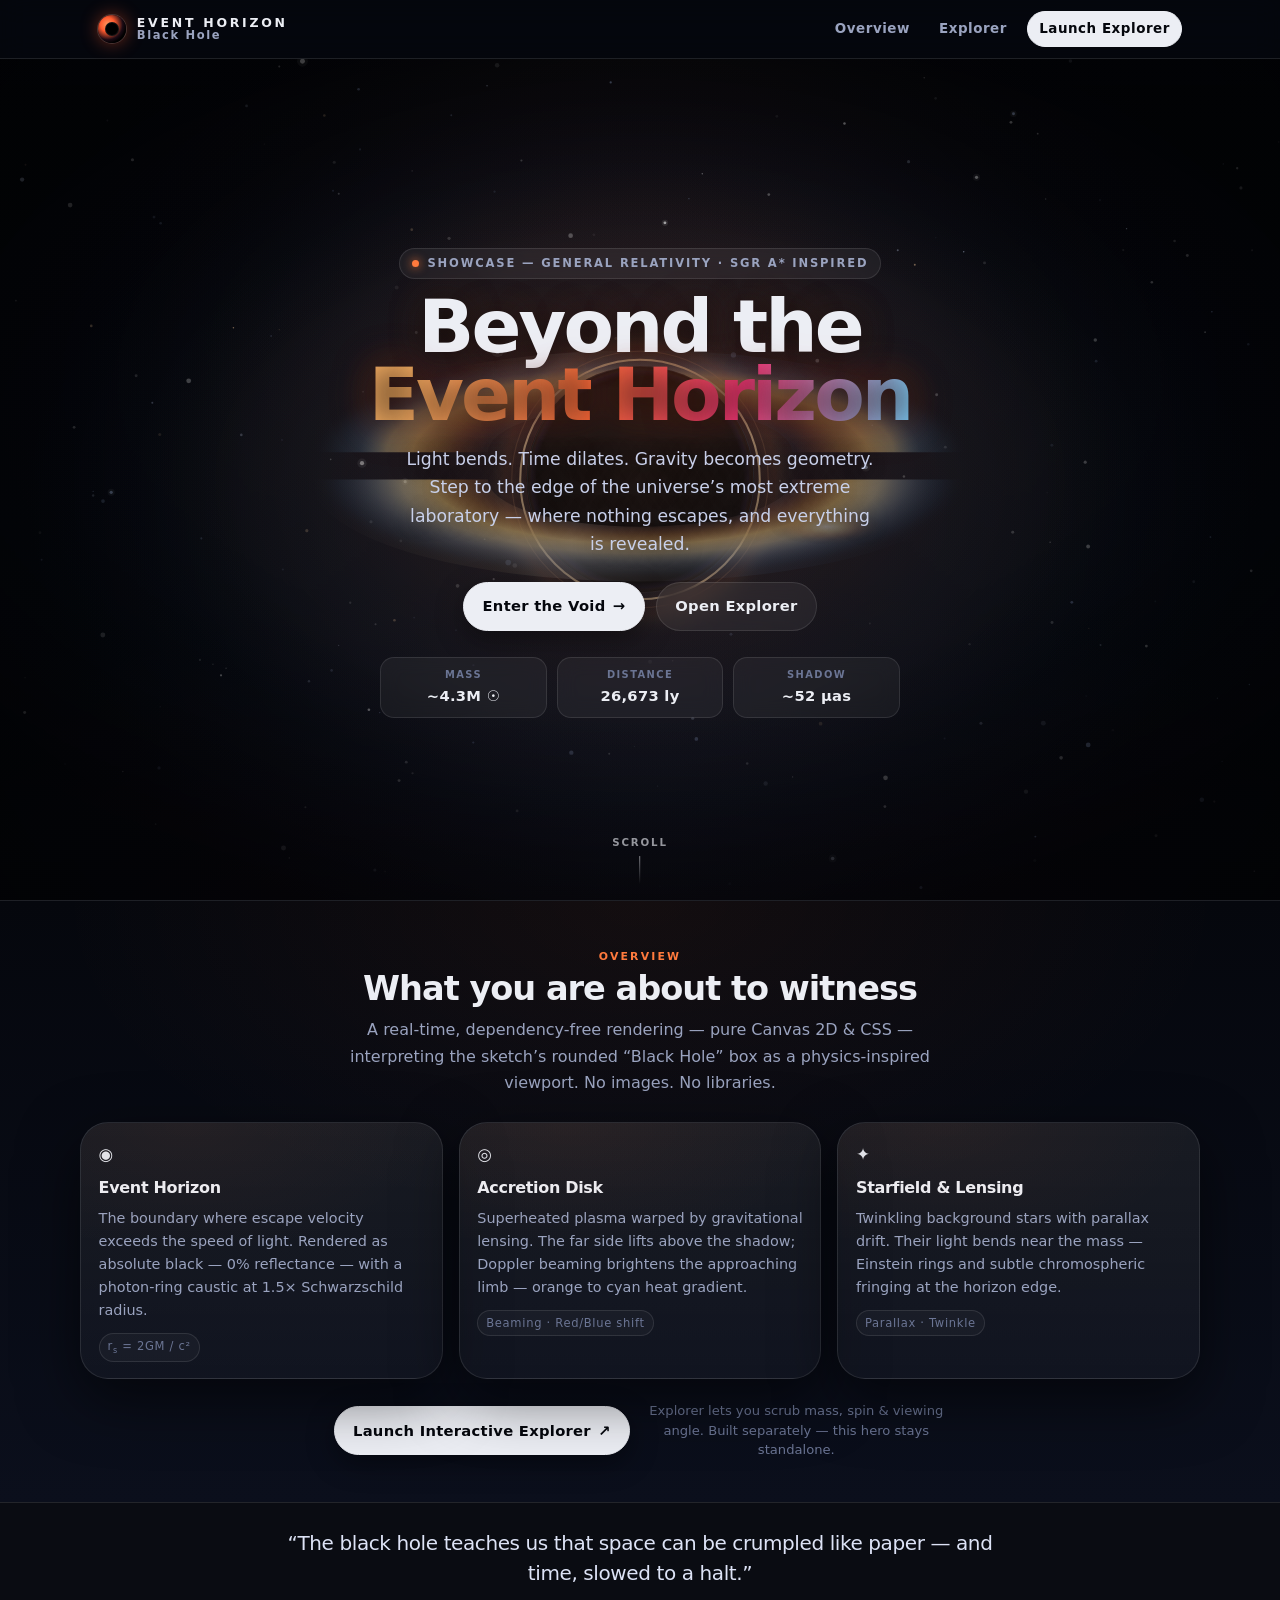
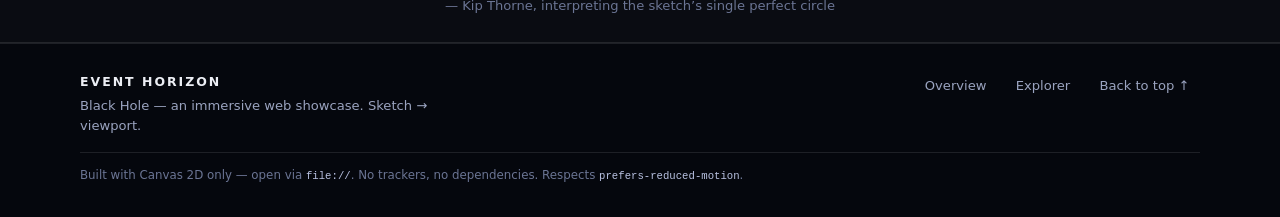
<file: site/index.html>
<!DOCTYPE html>
<html lang="en">
<head>
<meta charset="utf-8">
<meta name="viewport" content="width=device-width, initial-scale=1">
<meta name="color-scheme" content="dark">
<meta name="description" content="EVENT HORIZON — An immersive Black Hole showcase. Cross the point of no return.">
<title>EVENT HORIZON — Black Hole</title>
<link rel="stylesheet" href="css/hero.css">
</head>
<body>
<a class="skip-link" href="#main">Skip to content</a>

<nav class="nav" aria-label="Primary">
  <div class="nav__inner">
    <a class="nav__logo" href="index.html" aria-label="EVENT HORIZON home">
      <span class="nav__mark" aria-hidden="true"></span>
      <span class="nav__word">
        <span class="nav__title">EVENT HORIZON</span>
        <span class="nav__sub">Black Hole</span>
      </span>
    </a>
    <div class="nav__links" role="list">
      <a role="listitem" href="#overview">Overview</a>
      <a role="listitem" href="explorer.html">Explorer</a>
      <a role="listitem" href="explorer.html" class="nav__cta">Launch Explorer</a>
    </div>
    <a class="nav__menu" href="explorer.html" aria-label="Open explorer">↗</a>
  </div>
</nav>

<main id="main">
  <!-- HERO -->
  <section class="hero" aria-labelledby="hero-title">
    <canvas id="blackhole-canvas" class="hero__canvas" aria-hidden="true"></canvas>
    <!-- CSS fallback glow for when canvas is paused / reduced-motion -->
    <div class="hero__glow" aria-hidden="true"></div>
    <div class="hero__vignette" aria-hidden="true"></div>

    <div class="hero__content">
      <p class="hero__eyebrow"><span class="hero__dot" aria-hidden="true"></span> Showcase — General Relativity · Sgr A* Inspired</p>
      <h1 id="hero-title" class="hero__title">Beyond the<br><span class="hero__accent">Event Horizon</span></h1>
      <p class="hero__tagline">Light bends. Time dilates. Gravity becomes geometry. Step to the edge of the universe’s most extreme laboratory — where nothing escapes, and everything is revealed.</p>
      <div class="hero__actions">
        <a class="btn btn--primary" href="#overview" aria-label="Enter the void, scroll to overview">Enter the Void <span aria-hidden="true">→</span></a>
        <a class="btn btn--ghost" href="explorer.html">Open Explorer</a>
      </div>
      <dl class="hero__stats" aria-label="Key figures">
        <div><dt>Mass</dt><dd>~4.3M ☉</dd></div>
        <div><dt>Distance</dt><dd>26,673 ly</dd></div>
        <div><dt>Shadow</dt><dd>~52 μas</dd></div>
      </dl>
    </div>

    <a class="hero__scroll" href="#overview" aria-label="Scroll to overview">
      <span>Scroll</span>
      <span class="hero__scroll-line" aria-hidden="true"></span>
    </a>
  </section>

  <!-- OVERVIEW -->
  <section id="overview" class="overview">
    <div class="overview__inner">
      <header class="overview__head">
        <p class="kicker">Overview</p>
        <h2>What you are about to witness</h2>
        <p class="overview__lead">A real-time, dependency-free rendering — pure Canvas 2D &amp; CSS — interpreting the sketch’s rounded “Black Hole” box as a physics-inspired viewport. No images. No libraries.</p>
      </header>

      <div class="cards">
        <article class="card">
          <div class="card__icon" aria-hidden="true">◉</div>
          <h3>Event Horizon</h3>
          <p>The boundary where escape velocity exceeds the speed of light. Rendered as absolute black — 0% reflectance — with a photon-ring caustic at 1.5× Schwarzschild radius.</p>
          <span class="card__meta">r<sub>s</sub> = 2GM / c²</span>
        </article>
        <article class="card">
          <div class="card__icon" aria-hidden="true">◎</div>
          <h3>Accretion Disk</h3>
          <p>Superheated plasma warped by gravitational lensing. The far side lifts above the shadow; Doppler beaming brightens the approaching limb — orange to cyan heat gradient.</p>
          <span class="card__meta">Beaming · Red/Blue shift</span>
        </article>
        <article class="card">
          <div class="card__icon" aria-hidden="true">✦</div>
          <h3>Starfield &amp; Lensing</h3>
          <p>Twinkling background stars with parallax drift. Their light bends near the mass — Einstein rings and subtle chromospheric fringing at the horizon edge.</p>
          <span class="card__meta">Parallax · Twinkle</span>
        </article>
      </div>

      <div class="overview__cta-row">
        <a class="btn btn--primary" href="explorer.html">Launch Interactive Explorer <span aria-hidden="true">↗</span></a>
        <p class="overview__hint">Explorer lets you scrub mass, spin &amp; viewing angle. Built separately — this hero stays standalone.</p>
      </div>
    </div>
  </section>

  <section class="strip" aria-label="Quote">
    <blockquote>
      <p>“The black hole teaches us that space can be crumpled like paper — and time, slowed to a halt.”</p>
      <footer>— Kip Thorne, interpreting the sketch’s single perfect circle</footer>
    </blockquote>
  </section>
</main>

<footer class="footer">
  <div class="footer__inner">
    <div class="footer__brand">
      <strong>EVENT HORIZON</strong>
      <span>Black Hole — an immersive web showcase. Sketch → viewport.</span>
    </div>
    <nav class="footer__links" aria-label="Footer">
      <a href="#overview">Overview</a>
      <a href="explorer.html">Explorer</a>
      <a href="#" onclick="window.scrollTo({top:0,behavior:'smooth'});return false">Back to top ↑</a>
    </nav>
  </div>
  <p class="footer__copy">Built with Canvas 2D only — open via <code>file://</code>. No trackers, no dependencies. Respects <code>prefers-reduced-motion</code>.</p>
</footer>

<script src="js/blackhole.js"></script>
</body>
</html>
</file>
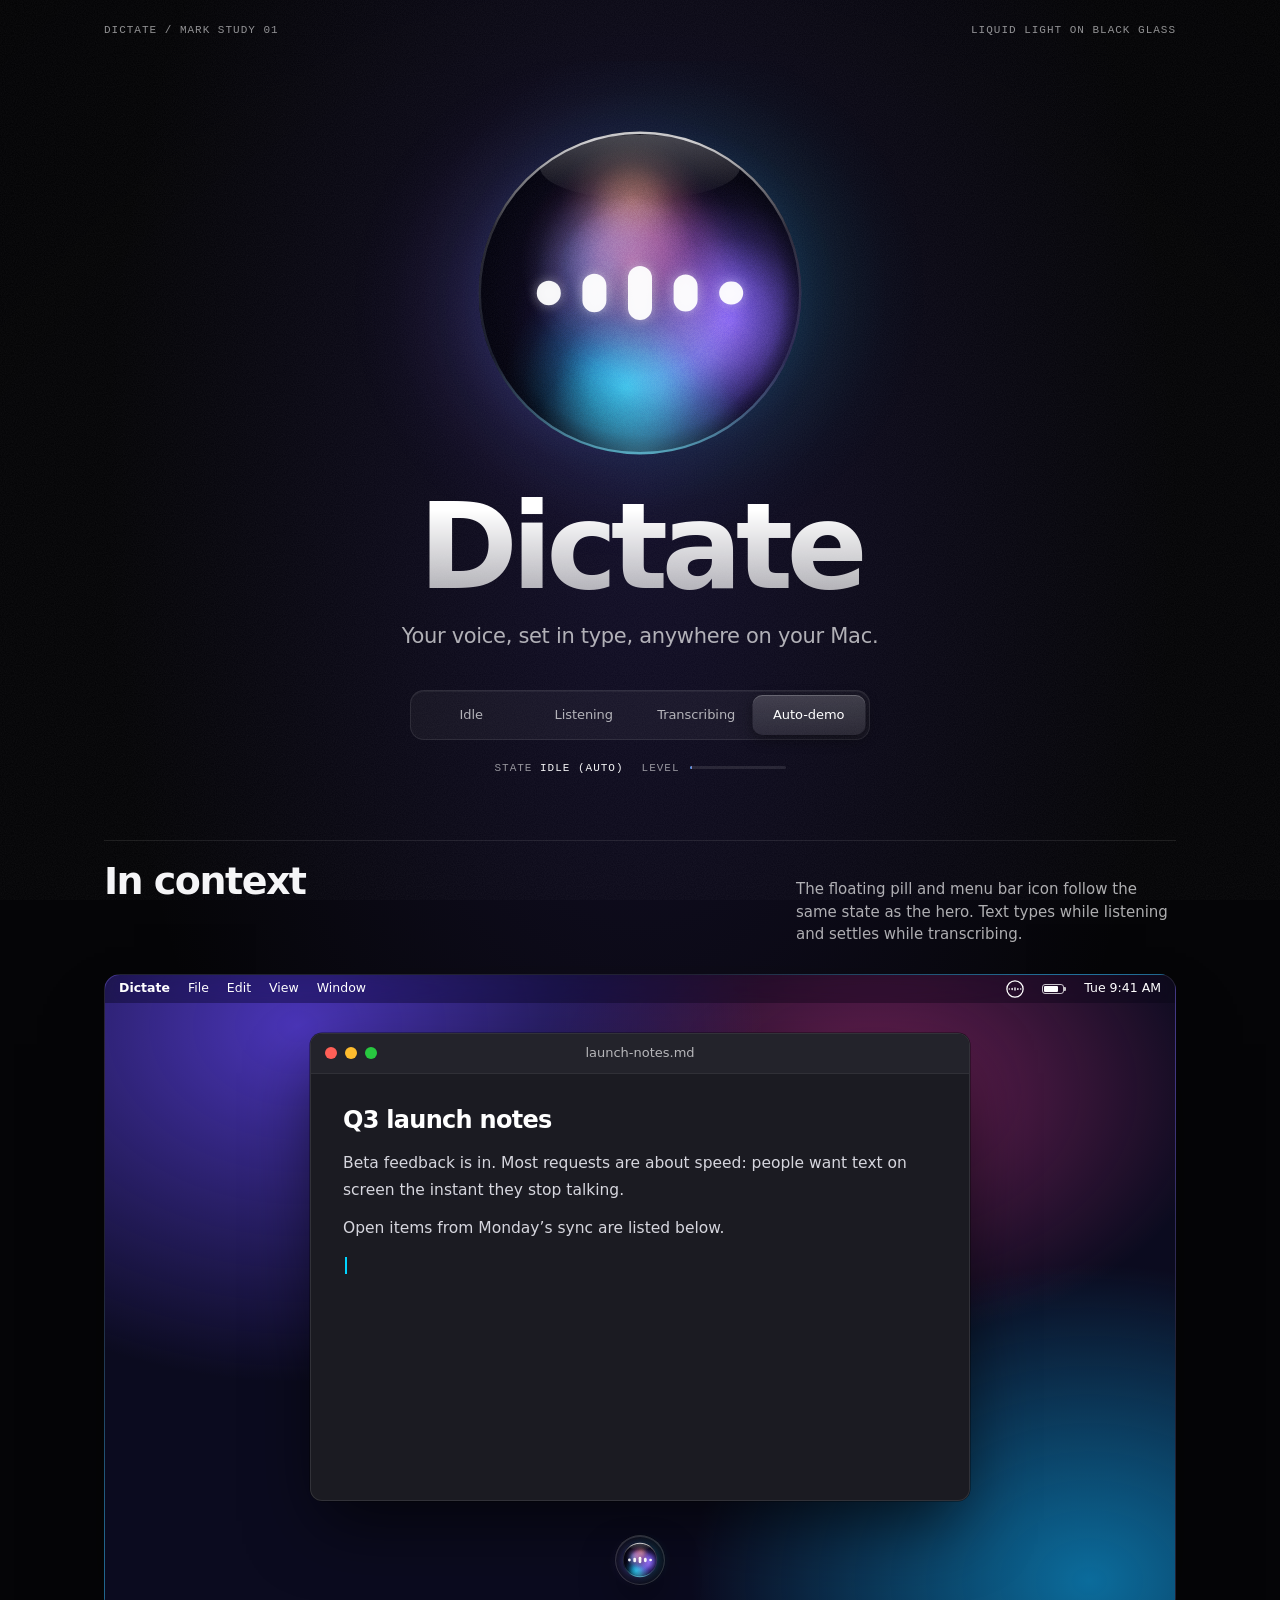
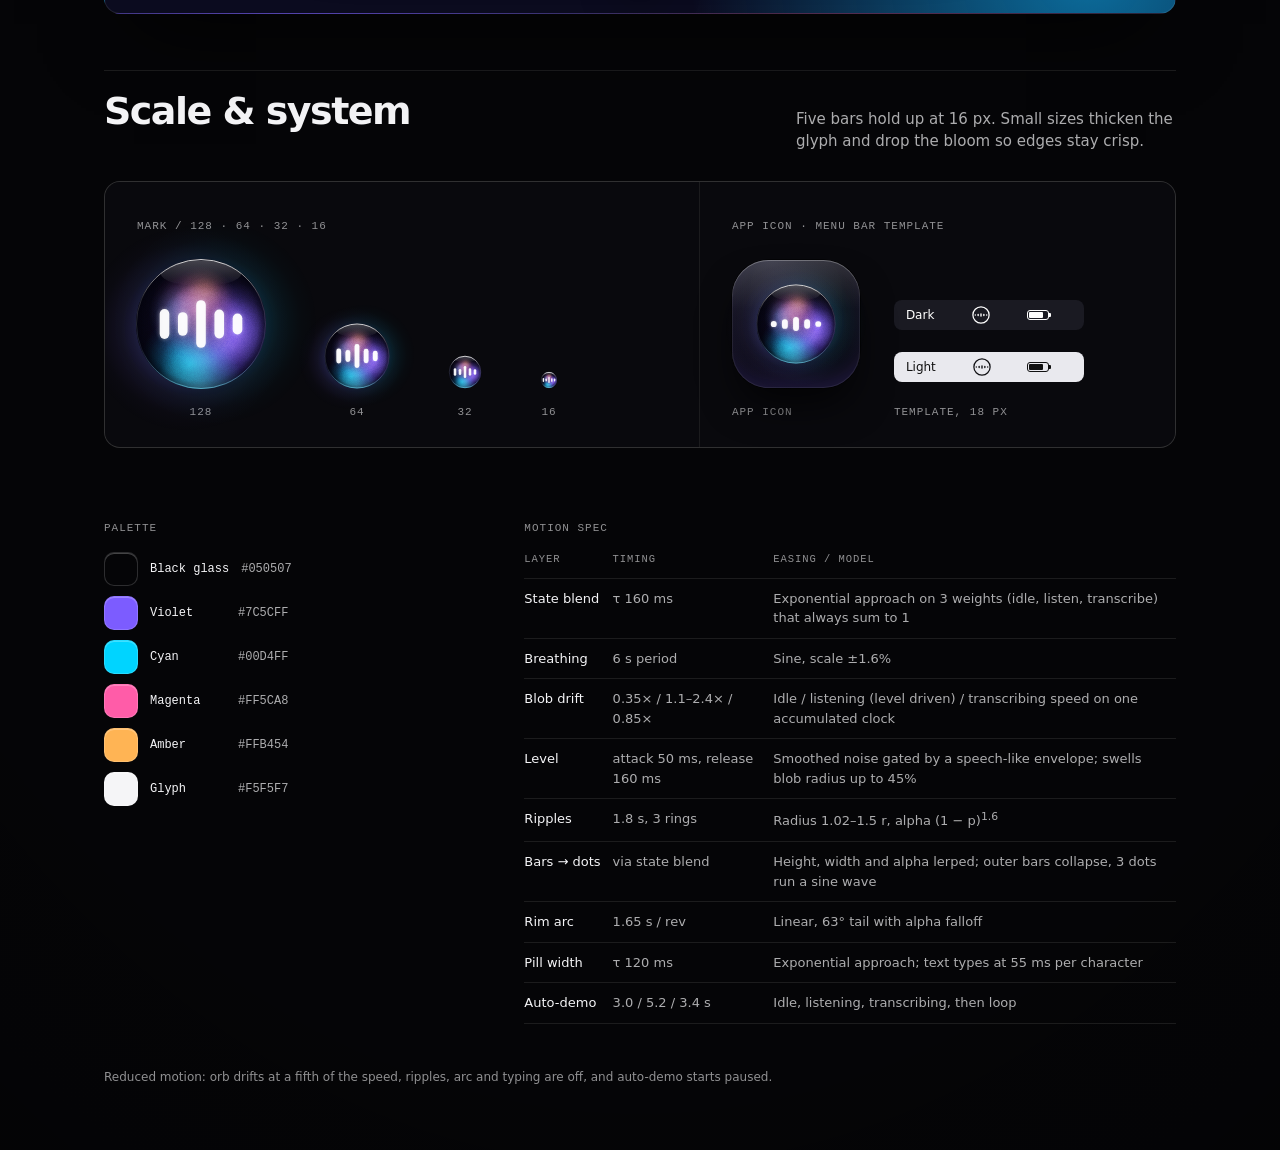
<file: design/logo-pro.html>
<!DOCTYPE html>
<html lang="en">
<head>
<meta charset="utf-8">
<meta name="viewport" content="width=device-width, initial-scale=1">
<title>Dictate — Mark Study</title>
<meta name="color-scheme" content="dark">
<style>
:root{
  --bg:#050507;
  --ink:#f5f5f7;
  --ink-2:rgba(245,245,247,.70);
  --ink-3:rgba(245,245,247,.58);
  --line:rgba(255,255,255,.09);
  --violet:#7c5cff; --cyan:#00d4ff; --magenta:#ff5ca8; --amber:#ffb454;
  --sans:-apple-system,"SF Pro Display","Inter",system-ui,sans-serif;
  --mono:ui-monospace,"SF Mono",Menlo,monospace;
  --ease:cubic-bezier(.22,1,.36,1);
}
*{box-sizing:border-box;margin:0;padding:0}
html{background:var(--bg);-webkit-text-size-adjust:100%}
body{
  font-family:var(--sans);color:var(--ink);background:
    radial-gradient(60% 50% at 50% 18%,rgba(94,70,220,.16),transparent 70%),
    radial-gradient(120% 80% at 50% 50%,transparent 55%,rgba(0,0,0,.55) 100%),
    var(--bg);
  min-height:100vh;overflow-x:hidden;-webkit-font-smoothing:antialiased;line-height:1.5;
}
body::after{ /* grain */
  content:"";position:fixed;inset:0;pointer-events:none;z-index:50;opacity:.05;
  background-image:url("data:image/svg+xml;utf8,<svg xmlns='http://www.w3.org/2000/svg' width='160' height='160'><filter id='n'><feTurbulence type='fractalNoise' baseFrequency='.9' numOctaves='2' stitchTiles='stitch'/><feColorMatrix values='0 0 0 0 1  0 0 0 0 1  0 0 0 0 1  0 0 0 1.1 -.2'/></filter><rect width='100%' height='100%' filter='url(%23n)'/></svg>");
}
.wrap{max-width:1120px;margin:0 auto;padding:0 24px}
.mono{font-family:var(--mono);font-size:11px;letter-spacing:.09em;text-transform:uppercase;color:var(--ink-3)}
a,button{font:inherit;color:inherit}
:focus-visible{outline:2px solid var(--cyan);outline-offset:3px;border-radius:8px}

/* ---------- orb primitive ---------- */
.orb{position:relative;flex:none;display:block}
.orb canvas{position:absolute;pointer-events:none;display:block}

/* ---------- hero ---------- */
.top{display:flex;justify-content:space-between;padding:22px 0}
.hero{position:relative;text-align:center;padding:28px 0 8px;overflow:hidden}
.hero .orb{width:min(320px,76vw);height:min(320px,76vw);margin:44px auto 0}
h1{
  font-size:clamp(60px,10vw,120px);font-weight:600;letter-spacing:-.055em;line-height:1;margin-top:34px;
  background:linear-gradient(180deg,#fff 20%,rgba(255,255,255,.62));-webkit-background-clip:text;background-clip:text;color:transparent;
}
.tag{margin-top:14px;font-size:clamp(17px,2.2vw,21px);letter-spacing:-.015em;color:var(--ink-2)}
.seg{
  position:relative;display:grid;grid-template-columns:repeat(4,1fr);width:min(460px,100%);margin:38px auto 0;padding:4px;
  border-radius:14px;background:rgba(255,255,255,.045);border:1px solid var(--line);
  box-shadow:inset 0 1px 0 rgba(255,255,255,.05);
}
.seg .thumb{
  position:absolute;top:4px;bottom:4px;left:4px;width:calc((100% - 8px)/4);border-radius:10px;
  background:linear-gradient(180deg,rgba(255,255,255,.17),rgba(255,255,255,.08));
  box-shadow:0 1px 0 rgba(255,255,255,.2) inset,0 4px 14px rgba(0,0,0,.45);
  transform:translateX(calc(var(--i,3)*100%));transition:transform .5s var(--ease);
}
.seg button{
  position:relative;z-index:1;background:none;border:0;padding:10px 4px;font-size:13px;font-weight:500;letter-spacing:-.005em;
  color:var(--ink-2);cursor:pointer;border-radius:10px;transition:color .25s;
}
.seg button:hover{color:#fff}
.seg button[aria-checked="true"]{color:#fff}
.seg button:active{transform:scale(.97)}
.readout{display:flex;gap:18px;justify-content:center;align-items:center;margin-top:20px}
.readout b{font-weight:500;color:var(--ink)}
.meter{width:96px;height:3px;border-radius:2px;background:rgba(255,255,255,.1);overflow:hidden}
.meter i{display:block;height:100%;width:100%;transform-origin:left;transform:scaleX(0);background:linear-gradient(90deg,var(--violet),var(--cyan),var(--magenta));border-radius:2px}
.in{opacity:0;transform:translateY(10px);animation:in .9s var(--ease) forwards}
@keyframes in{to{opacity:1;transform:none}}

/* ---------- sections ---------- */
section.block{padding:56px 0 0}
.sec-h{display:flex;flex-wrap:wrap;align-items:baseline;justify-content:space-between;gap:10px 32px;margin-bottom:28px;padding-top:20px;border-top:1px solid var(--line)}
.sec-h h2{font-size:clamp(26px,3.6vw,38px);font-weight:600;letter-spacing:-.04em;line-height:1.1}
.sec-h p{max-width:380px;color:var(--ink-2);font-size:15px}

/* ---------- desktop mock ---------- */
.desk{
  position:relative;height:clamp(460px,56vw,640px);border-radius:16px;overflow:hidden;border:1px solid var(--line);
  background:
    radial-gradient(70% 90% at 18% 8%,#4a35b8 0%,transparent 62%),
    radial-gradient(60% 80% at 92% 95%,#0b6c9c 0%,transparent 62%),
    radial-gradient(50% 60% at 72% 18%,rgba(190,50,130,.55),transparent 65%),
    #0b0b1f;
  box-shadow:0 40px 80px -30px rgba(0,0,0,.8);
}
.menubar{position:absolute;inset:0 0 auto 0;height:28px;display:flex;align-items:center;justify-content:space-between;padding:0 14px;
  background:rgba(8,8,18,.42);backdrop-filter:blur(20px) saturate(1.5);-webkit-backdrop-filter:blur(20px) saturate(1.5);font-size:12.5px;color:#fff;z-index:3}
.menubar div{display:flex;align-items:center;gap:18px}
.menubar .app{font-weight:650}
.menubar .orb{width:18px;height:18px}
.batt{width:22px;height:10px;border:1px solid rgba(255,255,255,.75);border-radius:3px;position:relative;margin-right:2px}
.batt::before{content:"";position:absolute;inset:1px 5px 1px 1px;background:#fff;border-radius:1px}
.batt::after{content:"";position:absolute;right:-3px;top:2px;width:2px;height:4px;background:rgba(255,255,255,.75);border-radius:0 1px 1px 0}
.win{
  position:absolute;left:50%;top:58px;bottom:112px;display:flex;flex-direction:column;width:min(660px,calc(100% - 32px));transform:translateX(-50%);
  background:#1b1b22;border-radius:12px;border:1px solid rgba(255,255,255,.1);
  box-shadow:0 30px 70px -10px rgba(0,0,0,.65),0 0 0 .5px rgba(0,0,0,.6);overflow:hidden;
}
.win header{display:flex;align-items:center;height:40px;padding:0 14px;background:#23232b;border-bottom:1px solid rgba(255,255,255,.06)}
.dots{display:flex;gap:8px;width:60px}
.dots i{width:12px;height:12px;border-radius:50%;background:#ff5f57}
.dots i:nth-child(2){background:#febc2e}.dots i:nth-child(3){background:#28c840}
.win header span{flex:1;text-align:center;font-size:13px;color:var(--ink-2);font-weight:500;padding-right:60px}
.doc{flex:1;min-height:0;overflow:hidden;padding:26px 32px 16px;font-size:15.5px;line-height:1.7;color:#d6d6de;cursor:default;user-select:none;-webkit-mask-image:linear-gradient(180deg,#000 calc(100% - 28px),transparent);mask-image:linear-gradient(180deg,#000 calc(100% - 28px),transparent)}
.doc h3{font-size:24px;letter-spacing:-.03em;color:#fff;margin-bottom:10px;font-weight:650}
.doc p{margin-bottom:12px}
.doc p.new{animation:in .7s var(--ease) both;color:#fff}
.doc .caret{display:inline-block;width:2px;height:1.1em;vertical-align:-.2em;background:var(--cyan);margin-left:2px;animation:blink 1.1s steps(2) infinite}
@keyframes blink{50%{opacity:0}}
.pill{
  position:absolute;left:50%;bottom:28px;transform:translateX(-50%);z-index:4;
  display:flex;align-items:center;padding:7px;border-radius:999px;
  background:rgba(14,14,22,.74);backdrop-filter:blur(32px) saturate(1.8);-webkit-backdrop-filter:blur(32px) saturate(1.8);
  border:1px solid rgba(255,255,255,.15);
  box-shadow:0 18px 40px -8px rgba(0,0,0,.6),0 1px 0 rgba(255,255,255,.14) inset,0 0 0 .5px rgba(0,0,0,.5);
}
.pill .orb{width:34px;height:34px}
.cap{overflow:hidden;white-space:nowrap;width:0}
.cap.clip{-webkit-mask-image:linear-gradient(90deg,transparent 0,#000 22px);mask-image:linear-gradient(90deg,transparent 0,#000 22px)}
.cap-in{display:inline-block;font-size:15px;font-weight:500;letter-spacing:-.012em;color:#fff;padding:0 10px 0 0;line-height:34px}
.cap-in.shim{
  background:linear-gradient(100deg,rgba(255,255,255,.62) 30%,#fff 50%,rgba(255,255,255,.62) 70%) 0 0/250% 100%;
  -webkit-background-clip:text;background-clip:text;color:transparent;animation:shim 1.6s linear infinite;
}
@keyframes shim{from{background-position:100% 0}to{background-position:-100% 0}}

/* ---------- scale row ---------- */
.scale{display:grid;grid-template-columns:1.25fr 1fr;gap:1px;background:var(--line);border:1px solid var(--line);border-radius:16px;overflow:hidden}
.scale>div{background:#09090d;padding:36px 32px 26px}
.row{display:flex;flex-wrap:wrap;align-items:flex-end;gap:30px 34px}
.row.marks{flex-wrap:nowrap;justify-content:space-between;max-width:420px}
.row.marks .item{align-items:center}
.item{display:flex;flex-direction:column;align-items:flex-start;gap:16px}
.item .stage{display:flex;align-items:center;justify-content:center}
.sz128 .orb{width:128px;height:128px}.sz64 .orb{width:64px;height:64px}.sz32 .orb{width:32px;height:32px}.sz16 .orb{width:16px;height:16px}
.tile{
  width:128px;height:128px;border-radius:28.5%;position:relative;display:grid;place-items:center;
  background:radial-gradient(120% 90% at 30% 0%,#2a2a3a 0%,#12121a 55%,#0a0a10 100%);
  box-shadow:0 1px 0 rgba(255,255,255,.22) inset,0 0 0 1px rgba(255,255,255,.07) inset,0 -18px 30px -12px rgba(124,92,255,.22) inset,0 22px 40px -10px rgba(0,0,0,.8),0 0 0 .5px #000;
}
.tile .orb{width:78px;height:78px}
.tile::after{content:"";position:absolute;inset:0;border-radius:inherit;background:linear-gradient(180deg,rgba(255,255,255,.12),transparent 38%);pointer-events:none}
.mbar{display:flex;align-items:center;justify-content:flex-end;gap:14px;width:190px;height:30px;padding:0 12px;border-radius:8px}
.mbar.dark{background:#1a1a22;color:#fff}.mbar.light{background:#e9e9ee;color:#111}
.mbar .orb{width:18px;height:18px}
.mbar span{font-size:12px;font-weight:500;margin-right:auto}
.mbar .batt{border-color:currentColor}.mbar .batt::before{background:currentColor}.mbar .batt::after{background:currentColor}

/* ---------- footer ---------- */
footer{padding:72px 0 64px}
.foot{display:grid;grid-template-columns:minmax(0,.8fr) minmax(0,1.4fr);gap:48px}
.sw{list-style:none;display:grid;gap:10px;margin-top:16px}
.sw li{display:flex;align-items:center;gap:12px;font-family:var(--mono);font-size:12px;color:var(--ink-2)}
.sw i{width:34px;height:34px;border-radius:10px;border:1px solid rgba(255,255,255,.16);box-shadow:0 1px 0 rgba(255,255,255,.25) inset}
.sw b{color:var(--ink);font-weight:500;min-width:76px}
table{width:100%;border-collapse:collapse;margin-top:16px;font-size:13px}
th{font-family:var(--mono);font-size:10.5px;letter-spacing:.09em;text-transform:uppercase;color:var(--ink-3);font-weight:500;text-align:left;padding:0 12px 10px 0;border-bottom:1px solid var(--line)}
td{padding:10px 12px 10px 0;border-bottom:1px solid var(--line);color:var(--ink-2);vertical-align:top}
td:first-child{color:var(--ink);font-weight:500;white-space:nowrap}
td code{font-family:var(--mono);font-size:12px;color:#c7bfff}
.fine{margin-top:44px;color:var(--ink-3);font-size:12px}

@media (max-width:820px){
  .scale,.foot{grid-template-columns:1fr}
  .scale>div{padding:28px 22px 22px}
  .wrap{padding:0 20px}
}
@media (max-width:560px){
  .menubar .hide-s{display:none}
  .top span:last-child{display:none}
  .desk{height:600px}
  .doc{padding:20px 20px 16px;font-size:14.5px}
  .sz128 .orb{width:96px;height:96px}
  .row.marks{gap:12px}
  .seg button{font-size:12px;padding:10px 0}
  .readout{gap:12px;flex-wrap:wrap}
  .tbl-wrap{overflow-x:auto}
  .row{gap:26px}
}
@media (prefers-reduced-motion:reduce){
  .in{animation:none;opacity:1;transform:none}
  .cap-in.shim,.caret{animation:none}
  .seg .thumb{transition:none}
}
</style>
</head>
<body>

<div class="wrap">
  <div class="top mono"><span>Dictate / Mark study 01</span><span>Liquid light on black glass</span></div>

  <main>
  <section class="hero" aria-label="Logo">
    <div class="orb in" id="heroOrb" data-bloom="1" data-ripples="1" role="img" aria-label="Dictate logo: an aurora orb with a five-bar voice waveform"><canvas></canvas></div>
    <h1 class="in" style="animation-delay:.12s">Dictate</h1>
    <p class="tag in" style="animation-delay:.2s">Your voice, set in type, anywhere on your Mac.</p>
    <div class="seg in" id="seg" role="radiogroup" aria-label="Orb state" style="animation-delay:.28s">
      <span class="thumb" aria-hidden="true"></span>
      <button role="radio" aria-checked="false" data-s="idle" tabindex="-1">Idle</button>
      <button role="radio" aria-checked="false" data-s="listen" tabindex="-1">Listening</button>
      <button role="radio" aria-checked="false" data-s="trans" tabindex="-1">Transcribing</button>
      <button role="radio" aria-checked="true" data-s="auto" tabindex="0">Auto-demo</button>
    </div>
    <div class="readout mono in" style="animation-delay:.34s" aria-live="off">
      <span>State <b id="roState">Idle</b></span>
      <span style="display:flex;align-items:center;gap:10px">Level <span class="meter"><i id="roMeter"></i></span></span>
    </div>
  </section>

  <section class="block" aria-labelledby="h-ctx">
    <div class="sec-h"><h2 id="h-ctx">In context</h2><p>The floating pill and menu bar icon follow the same state as the hero. Text types while listening and settles while transcribing.</p></div>
    <div class="desk">
      <div class="menubar">
        <div><span class="app">Dictate</span><span class="hide-s">File</span><span class="hide-s">Edit</span><span class="hide-s">View</span><span class="hide-s">Window</span></div>
        <div><span class="orb" id="menuOrb" data-mono="#ffffff" style="display:block;width:18px;height:18px" aria-label="Dictate menu bar icon" role="img"><canvas></canvas></span><span class="batt hide-s"></span><span>Tue 9:41 AM</span></div>
      </div>
      <article class="win" aria-label="Text editor mock">
        <header><div class="dots"><i></i><i></i><i></i></div><span>launch-notes.md</span></header>
        <div class="doc" id="doc">
          <h3>Q3 launch notes</h3>
          <p>Beta feedback is in. Most requests are about speed: people want text on screen the instant they stop talking.</p>
          <p>Open items from Monday&rsquo;s sync are listed below.</p>
          <div id="added"></div>
          <span class="caret" id="caret" hidden></span>
        </div>
      </article>
      <div class="pill" id="pill" aria-live="polite">
        <div class="orb" id="pillOrb" data-bloom="1" data-ripples="0"><canvas></canvas></div>
        <div class="cap" id="cap"><span class="cap-in" id="capIn"></span></div>
      </div>
    </div>
  </section>

  <section class="block" aria-labelledby="h-scale">
    <div class="sec-h"><h2 id="h-scale">Scale &amp; system</h2><p>Five bars hold up at 16 px. Small sizes thicken the glyph and drop the bloom so edges stay crisp.</p></div>
    <div class="scale">
      <div>
        <p class="mono" style="margin-bottom:26px">Mark / 128 &middot; 64 &middot; 32 &middot; 16</p>
        <div class="row marks">
          <div class="item sz128"><div class="stage"><span class="orb" data-static="1" data-bloom="1" data-ripples="0"><canvas></canvas></span></div><span class="mono">128</span></div>
          <div class="item sz64"><div class="stage"><span class="orb" data-static="1" data-bloom="1" data-ripples="0"><canvas></canvas></span></div><span class="mono">64</span></div>
          <div class="item sz32"><div class="stage"><span class="orb" data-static="1"><canvas></canvas></span></div><span class="mono">32</span></div>
          <div class="item sz16"><div class="stage"><span class="orb" data-static="1"><canvas></canvas></span></div><span class="mono">16</span></div>
        </div>
      </div>
      <div>
        <p class="mono" style="margin-bottom:26px">App icon &middot; Menu bar template</p>
        <div class="row">
          <div class="item"><div class="tile"><span class="orb" data-bloom="1"><canvas></canvas></span></div><span class="mono">App icon</span></div>
          <div class="item" style="gap:22px">
            <div class="mbar dark"><span>Dark</span><span class="orb" data-mono="#ffffff"><canvas></canvas></span><span class="batt"></span></div>
            <div class="mbar light"><span>Light</span><span class="orb" data-mono="#111114"><canvas></canvas></span><span class="batt"></span></div>
            <span class="mono">Template, 18 px</span>
          </div>
        </div>
      </div>
    </div>
  </section>
  </main>

  <footer>
    <div class="foot">
      <div>
        <p class="mono">Palette</p>
        <ul class="sw">
          <li><i style="background:#050507"></i><b>Black glass</b>#050507</li>
          <li><i style="background:#7c5cff"></i><b>Violet</b>#7C5CFF</li>
          <li><i style="background:#00d4ff"></i><b>Cyan</b>#00D4FF</li>
          <li><i style="background:#ff5ca8"></i><b>Magenta</b>#FF5CA8</li>
          <li><i style="background:#ffb454"></i><b>Amber</b>#FFB454</li>
          <li><i style="background:#f5f5f7"></i><b>Glyph</b>#F5F5F7</li>
        </ul>
      </div>
      <div class="tbl-wrap">
        <p class="mono">Motion spec</p>
        <table>
          <thead><tr><th>Layer</th><th>Timing</th><th>Easing / model</th></tr></thead>
          <tbody>
            <tr><td>State blend</td><td>&tau; 160 ms</td><td>Exponential approach on 3 weights (idle, listen, transcribe) that always sum to 1</td></tr>
            <tr><td>Breathing</td><td>6 s period</td><td>Sine, scale &plusmn;1.6%</td></tr>
            <tr><td>Blob drift</td><td>0.35&times; / 1.1&ndash;2.4&times; / 0.85&times;</td><td>Idle / listening (level driven) / transcribing speed on one accumulated clock</td></tr>
            <tr><td>Level</td><td>attack 50 ms, release 160 ms</td><td>Smoothed noise gated by a speech-like envelope; swells blob radius up to 45%</td></tr>
            <tr><td>Ripples</td><td>1.8 s, 3 rings</td><td>Radius 1.02&ndash;1.5 r, alpha (1 &minus; p)<sup>1.6</sup></td></tr>
            <tr><td>Bars &rarr; dots</td><td>via state blend</td><td>Height, width and alpha lerped; outer bars collapse, 3 dots run a sine wave</td></tr>
            <tr><td>Rim arc</td><td>1.65 s / rev</td><td>Linear, 63&deg; tail with alpha falloff</td></tr>
            <tr><td>Pill width</td><td>&tau; 120 ms</td><td>Exponential approach; text types at 55 ms per character</td></tr>
            <tr><td>Auto-demo</td><td>3.0 / 5.2 / 3.4 s</td><td>Idle, listening, transcribing, then loop</td></tr>
          </tbody>
        </table>
      </div>
    </div>
    <p class="fine">Reduced motion: orb drifts at a fifth of the speed, ripples, arc and typing are off, and auto-demo starts paused.</p>
  </footer>
</div>

<script>
(() => {
"use strict";
const TAU = Math.PI * 2;
const clamp = (x, a = 0, b = 1) => Math.min(b, Math.max(a, x));
const lerp = (a, b, t) => a + (b - a) * t;
const smooth = (a, b, x) => { const t = clamp((x - a) / (b - a)); return t * t * (3 - 2 * t); };
const rmq = matchMedia("(prefers-reduced-motion: reduce)");
let RM = rmq.matches; rmq.addEventListener("change", e => RM = e.matches);

/* ---------- global state model ---------- */
const G = { w: { idle: 1, listen: 0, trans: 0 }, T: 0, RT: 0, arc: 0, amp: .03, t: 0 };
const NAMES = { idle: "Idle", listen: "Listening", trans: "Transcribing" };
const SEQ = [["idle", 3000], ["listen", 5200], ["trans", 3400]];
let mode = RM ? "idle" : "auto", cur = "idle", seqI = 0, seqT = 0;

/* ---------- blobs ---------- */
const BLOBS = [
  { c: [124, 92, 255], r: .62, d: .30, w: .55, p: 0.0, v: .9, a: 1 },
  { c: [0, 212, 255], r: .55, d: .36, w: -.7, p: 2.1, v: 1.3, a: .9 },
  { c: [255, 92, 168], r: .50, d: .34, w: .85, p: 4.0, v: .7, a: .88 },
  { c: [255, 170, 84], r: .32, d: .44, w: -1.0, p: 5.2, v: 1.7, a: .5 },
  { c: [74, 48, 214], r: .72, d: .18, w: .3, p: 1.0, v: .5, a: .95 },
  { c: [0, 160, 255], r: .40, d: .30, w: 1.1, p: 3.3, v: 1.1, a: .65 },
];

/* ---------- grain tile for dithering ---------- */
const grain = document.createElement("canvas"); grain.width = grain.height = 128;
{ const g = grain.getContext("2d"), im = g.createImageData(128, 128);
  for (let i = 0; i < im.data.length; i += 4) { const v = Math.random() * 255; im.data[i] = im.data[i + 1] = im.data[i + 2] = v; im.data[i + 3] = 255; }
  g.putImageData(im, 0, 0); }

/* ---------- instances ---------- */
const insts = [];
document.querySelectorAll(".orb").forEach(el => {
  const cv = el.querySelector("canvas");
  const inst = { el, cv, ctx: cv.getContext("2d"), D: 0, dpr: 0, vis: true,
    mono: el.dataset.mono || null, bloom: el.dataset.bloom === "1", ripples: el.dataset.ripples === "1", fixed: el.dataset.static === "1" };
  insts.push(inst);
});
if ("IntersectionObserver" in window) {
  const io = new IntersectionObserver(es => es.forEach(e => { const i = insts.find(x => x.el === e.target); if (i) i.vis = e.isIntersecting; }), { rootMargin: "120px" });
  insts.forEach(i => io.observe(i.el));
}

function size(inst) {
  const D = inst.el.clientWidth, dpr = window.devicePixelRatio || 1;
  if (!D) return false;
  if (D !== inst.D || dpr !== inst.dpr) {
    inst.D = D; inst.dpr = dpr;
    inst.pad = Math.max(8, Math.round(D * (inst.bloom ? .5 : .3)));
    const S = D + inst.pad * 2, s = inst.cv.style;
    s.width = s.height = S + "px"; s.left = s.top = -inst.pad + "px";
    inst.cv.width = inst.cv.height = Math.round(S * dpr);
  }
  return true;
}

/* ---------- draw ---------- */
function draw(inst) {
  if (!inst.vis || !size(inst)) return;
  const { ctx, D, pad, dpr } = inst, S = D + pad * 2, cx = S / 2, cy = S / 2;
  const w = G.w, T = G.T, amp = G.amp, la = w.listen * amp;
  ctx.setTransform(dpr, 0, 0, dpr, 0, 0);
  ctx.clearRect(0, 0, S, S);
  const breath = RM ? 0 : Math.sin(G.t * TAU / 6);
  const sc = 1 + .016 * breath * (.4 + .6 * w.idle) + la * .045;
  const r = D / 2 * sc;
  const big = D >= 48;

  if (inst.mono) { drawMono(inst, cx, cy, r, D); return; }

  /* bloom */
  if (inst.bloom) {
    const k = .17 + .30 * la + .05 * w.trans + .03 * breath;
    const ox = Math.cos(T * .4) * r * .22, oy = Math.sin(T * .33) * r * .18;
    ctx.save(); ctx.globalCompositeOperation = "screen";
    [[124, 92, 255, 1, -ox, -oy + r * .1], [0, 212, 255, .75, ox, oy - r * .05]].forEach(([R, G2, B, m, x, y]) => {
      const g = ctx.createRadialGradient(cx + x, cy + y, r * .7, cx + x, cy + y, r * 1.58);
      g.addColorStop(0, `rgba(${R},${G2},${B},${k * m})`);
      g.addColorStop(.35, `rgba(${R},${G2},${B},${k * m * .42})`);
      g.addColorStop(.7, `rgba(${R},${G2},${B},${k * m * .1})`);
      g.addColorStop(1, `rgba(${R},${G2},${B},0)`);
      ctx.fillStyle = g; ctx.fillRect(0, 0, S, S);
    });
    ctx.restore();
  }

  /* ripples */
  if (inst.ripples && !RM && w.listen > .01) {
    ctx.save(); ctx.lineWidth = Math.max(1, D * .006);
    for (let k = 0; k < 3; k++) {
      const p = (T * .55 + k / 3) % 1;
      const a = w.listen * (.10 + .42 * amp) * Math.pow(1 - p, 1.6);
      ctx.strokeStyle = k % 2 ? `rgba(0,212,255,${a})` : `rgba(160,140,255,${a})`;
      ctx.beginPath(); ctx.arc(cx, cy, r * (1.02 + .48 * p), 0, TAU); ctx.stroke();
    }
    ctx.restore();
  }

  /* orb body */
  ctx.save();
  ctx.beginPath(); ctx.arc(cx, cy, r, 0, TAU); ctx.clip();
  let g = ctx.createRadialGradient(cx, cy - r * .2, 0, cx, cy, r);
  g.addColorStop(0, "#150d33"); g.addColorStop(1, "#06050f");
  ctx.fillStyle = g; ctx.fillRect(cx - r, cy - r, r * 2, r * 2);

  ctx.globalCompositeOperation = "screen";
  const swell = la + .08 * breath;
  const ga = 1;
  for (const b of BLOBS) {
    const ang = b.p + T * b.w + G.RT;
    const dist = r * b.d * 1.5 * (1 + .6 * Math.sin(T * b.v + b.p)) * (1 + .5 * la);
    const x = cx + Math.cos(ang) * dist, y = cy + Math.sin(ang) * dist * .92;
    const R = r * b.r * 1.35 * (1 + .45 * swell);
    const c = b.c, a = b.a * ga;
    const gr = ctx.createRadialGradient(x, y, 0, x, y, R);
    gr.addColorStop(0, `rgba(${c},${a})`);
    gr.addColorStop(.3, `rgba(${c},${a * .72})`);
    gr.addColorStop(.6, `rgba(${c},${a * .26})`);
    gr.addColorStop(.85, `rgba(${c},${a * .06})`);
    gr.addColorStop(1, `rgba(${c},0)`);
    ctx.fillStyle = gr; ctx.fillRect(cx - r, cy - r, r * 2, r * 2);
  }
  ctx.globalCompositeOperation = "source-over";

  /* backing shade so the glyph always reads */
  g = ctx.createRadialGradient(cx, cy, 0, cx, cy, r * .6);
  g.addColorStop(0, "rgba(6,4,22,.36)"); g.addColorStop(1, "rgba(6,4,22,0)");
  ctx.fillStyle = g; ctx.fillRect(cx - r, cy - r, r * 2, r * 2);

  /* inner shadow */
  g = ctx.createRadialGradient(cx, cy, r * .52, cx, cy, r);
  g.addColorStop(0, "rgba(2,2,14,0)"); g.addColorStop(.75, "rgba(2,2,14,.28)"); g.addColorStop(1, "rgba(2,2,14,.66)");
  ctx.fillStyle = g; ctx.fillRect(cx - r, cy - r, r * 2, r * 2);

  /* grain / dither */
  if (big) { ctx.globalAlpha = .05; ctx.globalCompositeOperation = "overlay";
    ctx.fillStyle = ctx.createPattern(grain, "repeat"); ctx.fillRect(cx - r, cy - r, r * 2, r * 2);
    ctx.globalAlpha = 1; ctx.globalCompositeOperation = "source-over"; }

  /* specular */
  g = ctx.createLinearGradient(0, cy - r * .98, 0, cy - r * .58);
  g.addColorStop(0, "rgba(255,255,255,.26)"); g.addColorStop(1, "rgba(255,255,255,0)");
  ctx.fillStyle = g; ctx.beginPath(); ctx.ellipse(cx, cy - r * .78, r * .62, r * .2, 0, 0, TAU); ctx.fill();
  /* bounce light at the bottom */
  g = ctx.createRadialGradient(cx, cy + r * 1.02, 0, cx, cy + r * 1.02, r * .7);
  g.addColorStop(0, "rgba(120,230,255,.34)"); g.addColorStop(1, "rgba(120,230,255,0)");
  ctx.fillStyle = g; ctx.fillRect(cx - r, cy, r * 2, r);
  ctx.restore();

  /* glass rim */
  const lw = Math.max(1, D * .0075);
  g = ctx.createLinearGradient(0, cy - r, 0, cy + r);
  g.addColorStop(0, "rgba(255,255,255,.8)"); g.addColorStop(.3, "rgba(255,255,255,.16)");
  g.addColorStop(.7, "rgba(170,200,255,.12)"); g.addColorStop(1, "rgba(120,230,255,.55)");
  ctx.strokeStyle = g; ctx.lineWidth = lw;
  ctx.beginPath(); ctx.arc(cx, cy, r - lw / 2, 0, TAU); ctx.stroke();

  /* orbiting arc */
  if (!RM && w.trans > .01) {
    ctx.save(); ctx.lineCap = "round"; ctx.lineWidth = Math.max(1, D * .012);
    if (big) { ctx.shadowColor = "rgba(0,212,255,.9)"; ctx.shadowBlur = D * .03; }
    const N = 28, tail = 1.1, rr = r - ctx.lineWidth * .9;
    for (let i = 0; i < N; i++) {
      const a1 = G.arc - tail * i / N, a0 = G.arc - tail * (i + 1.4) / N;
      ctx.strokeStyle = `rgba(215,245,255,${w.trans * Math.pow(1 - i / N, 1.5) * .95})`;
      ctx.beginPath(); ctx.arc(cx, cy, rr, a0, a1); ctx.stroke();
    }
    ctx.restore();
  }

  drawGlyph(ctx, cx, cy, D, r, "255,255,255", big, inst.fixed);
}

function glyphMetrics(D) {
  const bw = D * (D <= 20 ? .09 : D <= 40 ? .08 : .075);
  return { bw, pitch: bw * (D <= 40 ? 1.95 : 1.9), maxH: D * .46 };
}

function drawGlyph(ctx, cx, cy, D, r, rgb, glow, fixed) {
  const w = fixed ? { idle: 0, listen: 1, trans: 0 } : G.w, T = fixed ? 1.9 : G.T, amp = fixed ? .62 : G.amp;
  const { bw, pitch, maxH } = glyphMetrics(D);
  const shape = [.6, .85, 1, .85, .6], idleH = [1, 1.6, 2.3, 1.6, 1];
  ctx.save();
  if (glow) { ctx.shadowColor = `rgba(${rgb},.45)`; ctx.shadowBlur = D * .035; }
  for (let i = 0; i < 5; i++) {
    const wave = .5 + .5 * Math.sin(T * 9 + i * 1.3 + 1.7 * Math.sin(T * 2.3 + i));
    const v = clamp(.1 + amp * shape[i] * (.3 + .7 * wave) * 1.15);
    const hL = bw + (maxH - bw) * v;
    const hI = bw * idleH[i] * (1 + (RM ? 0 : .05 * Math.sin(G.t * TAU / 6 + i * .5)));
    const outer = i === 0 || i === 4;
    const wT = bw * 1.25;
    const h = w.idle * hI + w.listen * hL + w.trans * wT;
    const wd = lerp(bw, wT, w.trans) * (outer ? 1 - w.trans * .6 : 1);
    const x = (i - 2) * pitch * (outer ? 1 - w.trans * .35 : 1 - w.trans * .05);
    const y = w.trans * Math.sin(T * 6 - i * 1.1) * D * .055;
    const alpha = outer ? 1 - w.trans : 1;
    if (alpha < .01) continue;
    const bx = cx + x - wd / 2, by = cy + y - h / 2;
    ctx.fillStyle = `rgba(${rgb},${.95 * alpha})`;
    ctx.beginPath();
    if (ctx.roundRect) ctx.roundRect(bx, by, wd, h, Math.min(wd, h) / 2); else ctx.rect(bx, by, wd, h);
    ctx.fill();
  }
  ctx.restore();
}

function drawMono(inst, cx, cy, r, D) {
  const { ctx } = inst, col = inst.mono, w = G.w;
  const lw = Math.max(1.2, D * .07);
  ctx.strokeStyle = col; ctx.lineWidth = lw;
  ctx.beginPath(); ctx.arc(cx, cy, D / 2 - lw / 2 - .25, 0, TAU); ctx.stroke();
  /* thin arc accent for transcribing */
  const rgb = col === "#ffffff" ? "255,255,255" : "17,17,20";
  drawGlyph(ctx, cx, cy, D * .9, r, rgb, false);
}

/* ---------- simulation tick ---------- */
function tick(dt, t) {
  const k = 1 - Math.exp(-dt / (RM ? .05 : .16));
  const w = G.w;
  for (const key of ["idle", "listen", "trans"]) w[key] += ((key === cur ? 1 : 0) - w[key]) * k;
  const rs = RM ? .2 : 1;
  const speed = (w.idle * .35 + w.listen * (1.1 + 1.3 * G.amp) + w.trans * .85) * rs;
  G.T += dt * speed;
  G.RT += dt * w.trans * .9 * rs;
  G.arc += dt * 3.8 * w.trans;
  G.t = t;
  const n = .5 + .5 * (Math.sin(t * 3.1) * .5 + Math.sin(t * 5.3 + 1.3) * .3 + Math.sin(t * 1.7 + .4) * .2);
  const env = smooth(-.3, .6, Math.sin(t * 1.15) + .55 * Math.sin(t * 2.35 + 1));
  let tgt = w.listen * (.1 + .9 * env * (.5 + .5 * n)) + w.trans * .12 + w.idle * (.03 + .01 * n);
  if (RM) tgt *= .5;
  G.amp += (tgt - G.amp) * (1 - Math.exp(-dt / (tgt > G.amp ? .05 : .16)));
}

/* ---------- state control ---------- */
const seg = document.getElementById("seg"), btns = [...seg.querySelectorAll("button")];
const roState = document.getElementById("roState"), roMeter = document.getElementById("roMeter");
const MODES = ["idle", "listen", "trans", "auto"];

function setMode(m, focus) {
  mode = m;
  btns.forEach(b => { const on = b.dataset.s === m; b.setAttribute("aria-checked", on); b.tabIndex = on ? 0 : -1; if (on && focus) b.focus(); });
  seg.style.setProperty("--i", MODES.indexOf(m));
  if (m === "auto") { seqI = SEQ.findIndex(s => s[0] === cur); if (seqI < 0) seqI = 0; seqT = performance.now(); }
  else enter(m);
}
btns.forEach(b => b.addEventListener("click", () => setMode(b.dataset.s)));
seg.addEventListener("keydown", e => {
  const i = MODES.indexOf(mode);
  if (e.key === "ArrowRight" || e.key === "ArrowDown") { e.preventDefault(); setMode(MODES[(i + 1) % 4], true); }
  if (e.key === "ArrowLeft" || e.key === "ArrowUp") { e.preventDefault(); setMode(MODES[(i + 3) % 4], true); }
});

/* ---------- caption / pill / editor ---------- */
const PHRASES = [
  "Move the launch review to Thursday and loop in design.",
  "Remind me to send the revised pricing deck before noon.",
  "The new onboarding flow cuts setup time nearly in half.",
  "Add a note that the beta waitlist passed four thousand.",
];
let phraseI = -1, listenT0 = 0, shownText = null, capTarget = 0, capW = 0;
const pill = document.getElementById("pill"), cap = document.getElementById("cap"), capIn = document.getElementById("capIn");
const added = document.getElementById("added"), caret = document.getElementById("caret");

function enter(next) {
  if (next === cur) return;
  const prev = cur;
  if (prev === "trans" && phraseI >= 0) commit(PHRASES[phraseI % PHRASES.length]);
  if (next !== "idle" && (prev === "idle" || prev === "trans")) phraseI++;
  if (next === "listen") listenT0 = performance.now();
  cur = next;
}
function commit(text) {
  const p = document.createElement("p"); p.className = "new"; p.textContent = text;
  added.appendChild(p);
  while (added.children.length > 2) added.removeChild(added.firstChild);
}
function captionText(now) {
  if (cur === "idle" || phraseI < 0) return "";
  const full = PHRASES[phraseI % PHRASES.length];
  if (cur === "trans" || RM) return full;
  return full.slice(0, Math.floor((now - listenT0 - 350) / 55));
}
function updateCaption(dt, now) {
  const txt = captionText(now);
  if (txt !== shownText) {
    shownText = txt;
    capIn.textContent = txt;
    const maxW = Math.min(460, pill.parentElement.clientWidth - 110);
    const iw = txt ? capIn.offsetWidth : 0;
    capTarget = Math.min(iw, maxW);
    capIn.style.transform = `translateX(${-(iw - capTarget)}px)`;
    cap.classList.toggle("clip", iw > maxW);
  }
  capIn.classList.toggle("shim", cur === "trans" && !RM);
  caret.hidden = cur !== "listen";
  capW += (capTarget - capW) * (1 - Math.exp(-dt / (RM ? .02 : .12)));
  if (Math.abs(capTarget - capW) < .3) capW = capTarget;
  cap.style.width = capW.toFixed(1) + "px";
  pill.style.paddingRight = (7 + 4 * clamp(capW / 24)).toFixed(1) + "px";
  cap.style.marginLeft = (6 * clamp(capW / 24)).toFixed(1) + "px";
}

/* ---------- main loop ---------- */
let last = performance.now();
function frame(nowMs) {
  const dt = Math.min(.05, (nowMs - last) / 1000); last = nowMs;
  if (mode === "auto" && !RM && nowMs - seqT >= SEQ[seqI][1]) {
    seqI = (seqI + 1) % SEQ.length; seqT = nowMs; enter(SEQ[seqI][0]);
  }
  tick(dt, nowMs / 1000);
  for (const i of insts) draw(i);
  updateCaption(dt, nowMs);
  roState.textContent = NAMES[cur] + (mode === "auto" ? " (auto)" : "");
  roMeter.style.transform = `scaleX(${clamp(G.amp * G.w.listen + G.w.trans * .1 + .02).toFixed(3)})`;
  requestAnimationFrame(frame);
}
setMode(mode);
if (mode === "auto") { seqI = 0; seqT = performance.now(); }
requestAnimationFrame(frame);
})();
</script>
</body>
</html>
</file>
<file: site/css/hero.css>
/* EVENT HORIZON — hero.css
   Pure CSS, no dependencies. Works via file://. */
*,*::before,*::after{box-sizing:border-box}
*{margin:0}
:root{
  --bg:#05070d;
  --bg-2:#0b0f1c;
  --surface:rgba(255,255,255,.06);
  --surface-2:rgba(255,255,255,.09);
  --line:rgba(255,255,255,.10);
  --line-strong:rgba(255,255,255,.16);
  --text:#eceef4;
  --muted:#9aa3bf;
  --faint:#6b7594;
  --accent:#ff7a3d;
  --accent-2:#7ad3ff;
  --accent-3:#ff3b7f;
  --radius:18px;
  --radius-lg:28px;
  --nav-h:58px;
  --max:1120px;
  --shadow:0 20px 60px rgba(0,0,0,.55);
}
html{scroll-behavior:smooth;scrollbar-color:#2a3352 var(--bg);color-scheme:dark}
@media (prefers-reduced-motion:reduce){html{scroll-behavior:auto}}
body{
  font-family:ui-sans-system,system-ui,-apple-system,Segoe UI,Inter,Helvetica,Arial,sans-serif;
  background:var(--bg);
  color:var(--text);
  line-height:1.5;
  -webkit-font-smoothing:antialiased;
  text-rendering:optimizeLegibility;
}
a{color:inherit;text-decoration:none}
a:focus-visible,button:focus-visible{outline:2px solid var(--accent-2);outline-offset:3px;border-radius:6px}
img,canvas{display:block;max-width:100%}
code{font-family:ui-monospace,SFMono-Regular,Menlo,monospace;font-size:.9em}

/* skip */
.skip-link{
  position:absolute;left:-9999px;top:0;z-index:100;
  background:#fff;color:#000;padding:.6rem .9rem;border-radius:0 0 10px 0;font-weight:600
}
.skip-link:focus{left:0}

/* nav — sticky, blurred */
.nav{
  position:sticky;top:0;z-index:20;
  backdrop-filter:blur(14px) saturate(1.2);
  -webkit-backdrop-filter:blur(14px) saturate(1.2);
  background:rgba(5,7,13,.62);
  border-bottom:1px solid var(--line);
}
.nav__inner{
  max-width:var(--max);margin:0 auto;
  min-height:var(--nav-h);
  padding:.5rem 1.1rem;
  display:flex;align-items:center;justify-content:space-between;gap:1rem
}
.nav__logo{display:flex;align-items:center;gap:.7rem;min-width:0}
.nav__mark{
  width:28px;height:28px;border-radius:50%;flex:0 0 28px;
  background:
    radial-gradient(circle at 35% 35%, #ff9a62 0%, #ff5a2e 28%, #1a0a14 58%, #000 72%);
  box-shadow:0 0 0 1px rgba(255,255,255,.14), 0 0 18px rgba(255,90,40,.45);
  position:relative;
}
.nav__mark::after{
  content:"";position:absolute;inset:7px;border-radius:50%;background:#000;
  box-shadow:0 0 0 1px rgba(255,255,255,.08) inset;
}
.nav__word{display:flex;flex-direction:column;line-height:1}
.nav__title{font-size:.78rem;letter-spacing:.22em;font-weight:800}
.nav__sub{font-size:.72rem;letter-spacing:.14em;color:var(--muted);font-weight:600;margin-top:1px}
.nav__links{display:flex;align-items:center;gap:.25rem}
.nav__links a{
  font-size:.84rem;font-weight:600;letter-spacing:.04em;
  padding:.45rem .72rem;border-radius:999px;
  color:var(--muted);border:1px solid transparent;
}
.nav__links a:hover{color:var(--text);background:var(--surface);border-color:var(--line)}
.nav__links .nav__cta{
  color:var(--bg);background:var(--text);border-color:var(--text);margin-left:.2rem
}
.nav__links .nav__cta:hover{background:#fff;color:#000}
.nav__menu{display:none;width:38px;height:38px;place-items:center;border-radius:10px;border:1px solid var(--line);background:var(--surface);font-size:1rem}
@media (max-width:720px){
  .nav__links a:not(.nav__cta){display:none}
  .nav__menu{display:grid}
  .nav__title{font-size:.74rem}
}

/* HERO — full viewport */
.hero{
  position:relative;
  min-height:calc(100dvh - var(--nav-h));
  min-height:calc(100vh - var(--nav-h));
  display:grid;place-items:center;
  overflow:hidden;
  isolation:isolate;
  padding:2.2rem 1.25rem 2.8rem;
  border-bottom:1px solid var(--line);
}
.hero__canvas{
  position:absolute;inset:0;width:100%;height:100%;
  z-index:0;
}
.hero__glow{
  position:absolute;inset:0;z-index:0;pointer-events:none;opacity:.95;
  background:
    radial-gradient(ellipse 820px 520px at 50% 50%, rgba(255,122,61,.18), transparent 62%),
    radial-gradient(ellipse 980px 640px at 50% 52%, rgba(122,211,255,.10), transparent 66%),
    radial-gradient(ellipse 120% 90% at 50% 115%, rgba(255,59,127,.08), transparent 60%);
}
.hero__vignette{
  position:absolute;inset:0;z-index:1;pointer-events:none;
  background:
    radial-gradient(ellipse 78% 72% at 50% 50%, transparent 38%, rgba(0,0,0,.55) 78%),
    linear-gradient(to bottom, rgba(5,7,13,.18), rgba(5,7,13,.62));
}
.hero__content{
  position:relative;z-index:2;
  width:min(100%, 760px);
  text-align:center;
  padding:1rem 0 0;
}
.hero__eyebrow{
  display:inline-flex;align-items:center;gap:.55rem;
  font-size:.72rem;letter-spacing:.16em;text-transform:uppercase;
  color:var(--muted);font-weight:700;
  background:rgba(255,255,255,.06);
  border:1px solid var(--line);
  padding:.38rem .7rem;border-radius:999px;
  backdrop-filter:blur(8px);
}
.hero__dot{width:7px;height:7px;border-radius:50%;background:var(--accent);box-shadow:0 0 10px var(--accent)}
.hero__title{
  margin:.9rem 0 0;
  font-size:clamp(2.4rem, 6.2vw, 4.6rem);
  line-height:.92;letter-spacing:-.04em;font-weight:900;
  text-wrap:balance;
  text-shadow:0 2px 30px rgba(0,0,0,.7), 0 0 40px rgba(255,122,61,.18);
}
.hero__accent{
  background:linear-gradient(100deg, #ffb86a 8%, #ff6b3d 42%, #ff3b7f 68%, #7ad3ff 100%);
  -webkit-background-clip:text;background-clip:text;color:transparent;
  filter:drop-shadow(0 0 18px rgba(255,90,60,.22));
}
.hero__tagline{
  margin:1rem auto 0;max-width:44ch;
  color:#c8d0ea;font-size:clamp(.95rem, 2.1vw, 1.08rem);line-height:1.65;
  text-wrap:pretty;
  text-shadow:0 1px 18px rgba(0,0,0,.75);
}
.hero__actions{
  margin-top:1.45rem;
  display:flex;flex-wrap:wrap;gap:.7rem;justify-content:center;
}
.btn{
  display:inline-flex;align-items:center;gap:.45rem;
  font-weight:750;letter-spacing:.02em;font-size:.92rem;
  padding:.78rem 1.15rem;border-radius:999px;
  border:1px solid var(--line);
  transition:transform .15s ease, background .15s ease, border-color .15s ease, box-shadow .15s ease;
}
.btn:active{transform:translateY(1px) scale(.99)}
.btn--primary{
  background:var(--text);color:var(--bg);border-color:var(--text);
  box-shadow:0 8px 28px rgba(0,0,0,.4), 0 0 0 1px rgba(255,255,255,.06) inset;
}
.btn--primary:hover{background:#fff;transform:translateY(-1px);box-shadow:0 14px 36px rgba(0,0,0,.5)}
.btn--ghost{
  background:rgba(255,255,255,.06);color:var(--text);backdrop-filter:blur(10px);
}
.btn--ghost:hover{background:rgba(255,255,255,.10);border-color:var(--line-strong)}
.hero__stats{
  margin:1.6rem auto 0;
  display:grid;grid-template-columns:repeat(3,1fr);gap:.6rem;
  max-width:520px;
  text-align:center;
}
.hero__stats div{
  background:rgba(255,255,255,.05);
  border:1px solid var(--line);
  border-radius:14px;
  padding:.65rem .4rem .6rem;
  backdrop-filter:blur(10px);
}
.hero__stats dt{font-size:.62rem;letter-spacing:.14em;text-transform:uppercase;color:var(--faint);font-weight:700}
.hero__stats dd{margin-top:.15rem;font-size:.92rem;font-weight:800;letter-spacing:.02em}
.hero__scroll{
  position:absolute;left:50%;bottom:1rem;z-index:2;
  transform:translateX(-50%);
  display:flex;flex-direction:column;align-items:center;gap:.35rem;
  font-size:.64rem;letter-spacing:.18em;text-transform:uppercase;color:rgba(236,238,244,.62);font-weight:700;
}
.hero__scroll-line{width:1px;height:28px;background:linear-gradient(to bottom, rgba(236,238,244,.55), transparent);border-radius:999px}
@media (max-width:560px){
  .hero{padding-top:1.2rem}
  .hero__stats{grid-template-columns:repeat(3,1fr);gap:.45rem}
  .hero__stats dd{font-size:.84rem}
}

/* OVERVIEW */
.overview{
  background:
    radial-gradient(ellipse 900px 500px at 50% 0%, rgba(255,122,61,.06), transparent 65%),
    linear-gradient(to bottom, var(--bg), var(--bg-2));
  padding:3rem 1.25rem 2.6rem;
}
.overview__inner{max-width:var(--max);margin:0 auto}
.overview__head{text-align:center;max-width:640px;margin:0 auto 1.6rem}
.kicker{font-size:.68rem;letter-spacing:.2em;text-transform:uppercase;color:var(--accent);font-weight:800}
.overview__head h2{margin-top:.35rem;font-size:clamp(1.5rem, 3.6vw, 2.1rem);letter-spacing:-.03em;line-height:1.1}
.overview__lead{margin-top:.6rem;color:var(--muted);line-height:1.65}
.cards{
  display:grid;grid-template-columns:repeat(3,1fr);gap:1rem;
  margin-top:1.2rem;
}
.card{
  background:linear-gradient(180deg, rgba(255,255,255,.07), rgba(255,255,255,.03));
  border:1px solid var(--line);
  border-radius:var(--radius-lg);
  padding:1.15rem 1.1rem 1rem;
  box-shadow:var(--shadow);
  position:relative;overflow:hidden;
}
.card::before{
  content:"";position:absolute;inset:0;border-radius:inherit;pointer-events:none;opacity:.5;
  background:radial-gradient(ellipse 420px 220px at 30% 0%, rgba(255,122,61,.10), transparent 60%);
}
.card__icon{font-size:1.05rem;opacity:.95}
.card h3{margin-top:.55rem;font-size:1rem;letter-spacing:-.02em}
.card p{margin-top:.45rem;color:var(--muted);font-size:.9rem;line-height:1.6}
.card__meta{
  display:inline-block;margin-top:.7rem;
  font-size:.72rem;letter-spacing:.06em;color:var(--faint);
  border:1px solid var(--line);padding:.22rem .5rem;border-radius:999px;background:rgba(255,255,255,.03)
}
.card__meta sub{font-size:.7em}
@media (max-width:860px){.cards{grid-template-columns:1fr;max-width:560px;margin-inline:auto}}
.overview__cta-row{
  margin-top:1.4rem;
  display:flex;flex-wrap:wrap;align-items:center;gap:1rem;justify-content:center;
  text-align:center;
}
.overview__hint{color:var(--faint);font-size:.82rem;max-width:36ch}

/* strip quote */
.strip{
  border-top:1px solid var(--line);border-bottom:1px solid var(--line);
  background:rgba(255,255,255,.02);
  padding:1.6rem 1.25rem;
}
.strip blockquote{max-width:720px;margin:0 auto;text-align:center}
.strip blockquote p{font-size:clamp(1.05rem, 2.4vw, 1.25rem);line-height:1.5;letter-spacing:-.02em;color:#dde3f6}
.strip footer{margin-top:.5rem;color:var(--faint);font-size:.82rem}

/* footer */
.footer{
  padding:1.6rem 1.25rem 2rem;
  border-top:1px solid var(--line);
  background:var(--bg);
}
.footer__inner{
  max-width:var(--max);margin:0 auto;
  display:flex;flex-wrap:wrap;gap:1rem;justify-content:space-between;align-items:flex-start;
}
.footer__brand strong{letter-spacing:.16em;font-size:.78rem}
.footer__brand span{display:block;color:var(--muted);font-size:.82rem;margin-top:.2rem;max-width:42ch}
.footer__links{display:flex;flex-wrap:wrap;gap:.5rem}
.footer__links a{font-size:.82rem;color:var(--muted);padding:.35rem .6rem;border-radius:999px;border:1px solid transparent}
.footer__links a:hover{color:var(--text);border-color:var(--line);background:var(--surface)}
.footer__copy{max-width:var(--max);margin:1rem auto 0;color:var(--faint);font-size:.74rem;line-height:1.5;border-top:1px solid var(--line);padding-top:.9rem}
.footer__copy code{color:#b9c2e2}

/* reduced motion */
@media (prefers-reduced-motion:reduce){
  .hero__canvas{opacity:.85}
}
</file>
